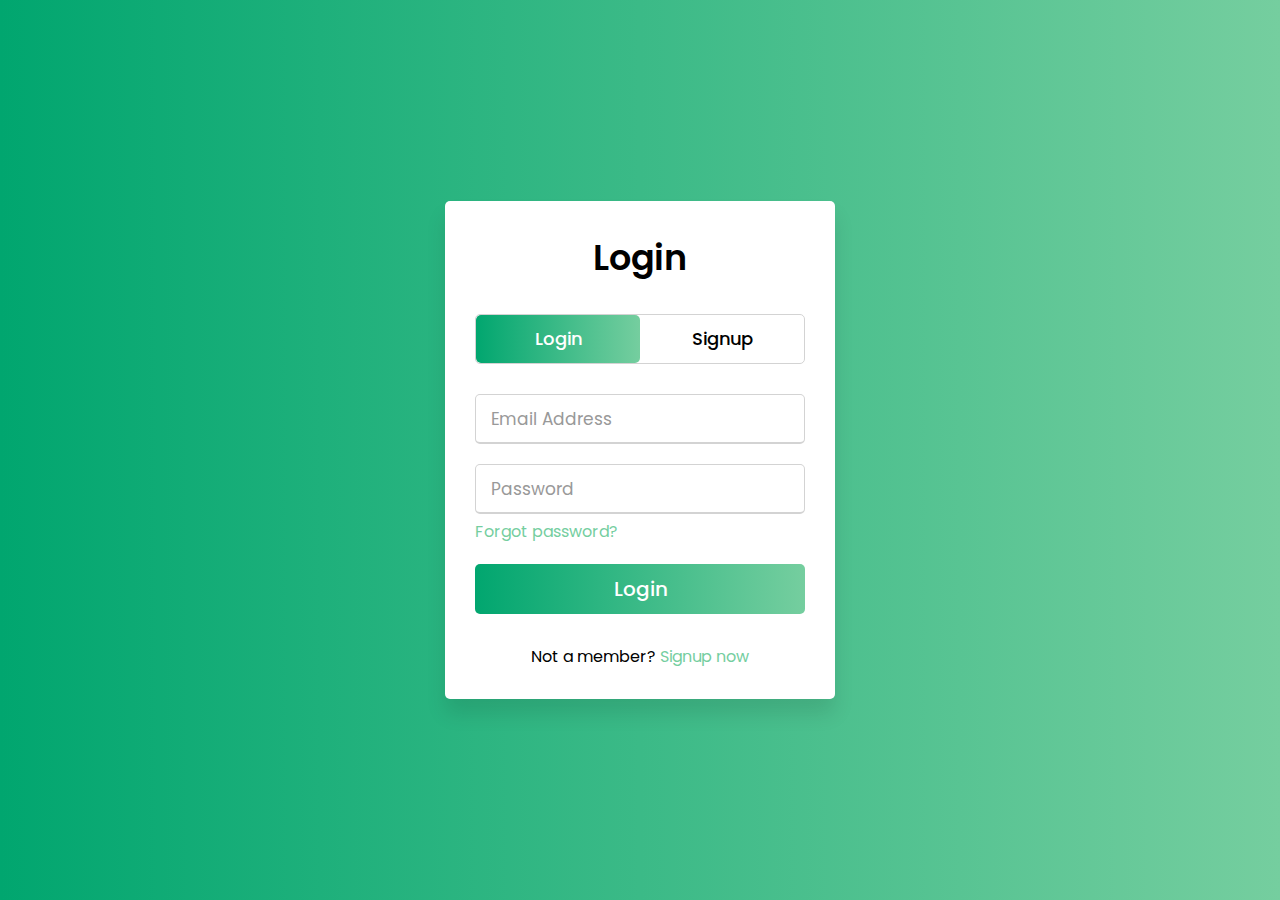
<file: index.html>
<!DOCTYPE html>

<html lang="en" dir="ltr">
<head>
   <meta charset="utf-8">
   <title>Login and Registration | UniCart</title>
   <link rel="stylesheet" href="css/style2.css">
   <meta name="viewport" content="width=device-width, initial-scale=1.0">
</head>
<body>
   <div class="wrapper">
      <div class="title-text">
         <div class="title login">
            Login
         </div>
         <div class="title signup">
            Signup
         </div>
      </div>
      <div class="form-container">
         <div class="slide-controls">
            <input type="radio" name="slide" id="login" checked>
            <input type="radio" name="slide" id="signup">
            <label for="login" class="slide login">Login</label>
            <label for="signup" class="slide signup">Signup</label>
            <div class="slider-tab"></div>
         </div>
         <div class="form-inner">
            <form action="login.php" method="POST" class ="login">
               <div class="field">
                  <input type="email" id ="email" placeholder="Email Address" name ="email" required>
               </div>
               <div class="field">
                  <input type="password" id ="password" placeholder="Password" name ="password" required>
               </div>
               <div class="pass-link">
                  <a href="#">Forgot password?</a>
               </div>
               <div class="field btn">
                  <div class="btn-layer"></div>
                  <input type="submit" value="Login">
               </div>
               <div class="signup-link">
                  Not a member? <a href="">Signup now</a>
               </div>
            </form>
            <form action="process.php" method="POST" class="signup">
               <div class="field">
                  <input type="email" placeholder="Email Address" name="email" required>
               </div>
               <div class="field">
                  <input type="password" placeholder="Password" name="password" required>
               </div>
               <div class="field">
                  <input type="password" placeholder="Confirm password" name="confirm_password" required>
               </div>
               <div class="field btn">
                  <div class="btn-layer"></div>
                  <input type="submit" value="Signup">
               </div>
            </form>
         </div>
      </div>
   </div>
   <script>
      const loginText = document.querySelector(".title-text .login");
      const loginForm = document.querySelector("form.login");
      const loginBtn = document.querySelector("label.login");
      const signupBtn = document.querySelector("label.signup");
      const signupLink = document.querySelector("form .signup-link a");
      signupBtn.onclick = (()=>{
         loginForm.style.marginLeft = "-50%";
         loginText.style.marginLeft = "-50%";
      });
      loginBtn.onclick = (()=>{
         loginForm.style.marginLeft = "0%";
         loginText.style.marginLeft = "0%";
      });
      signupLink.onclick = (()=>{
         signupBtn.click();
         return false;
      });
   </script>
   <script type="text/javascript">
      $(function(){
         $('#signup').click(function(e){
            var valid = this.form.checkValidity();
            if(valid){
               var email 		= $('#email').val();
               var password 	= $('#password').val();
               e.preventDefault();	
               $.ajax({
                  type: 'POST',
                  url: 'process.php',
                  data: {email: email, password: password},
                  success: function(data){
                     Swal.fire({
                        'title': 'Successful',
                        'text': data,
                        'type': 'success'
                     })	
                  },
                  error: function(data){
                     Swal.fire({
                        'title': 'Errors',
                        'text': 'There were errors while saving the data.',
                        'type': 'error'
                     })
                  }
               });
            }
            else{	
            }
         });		
      });
   </script>
</body>
</html>
</file>
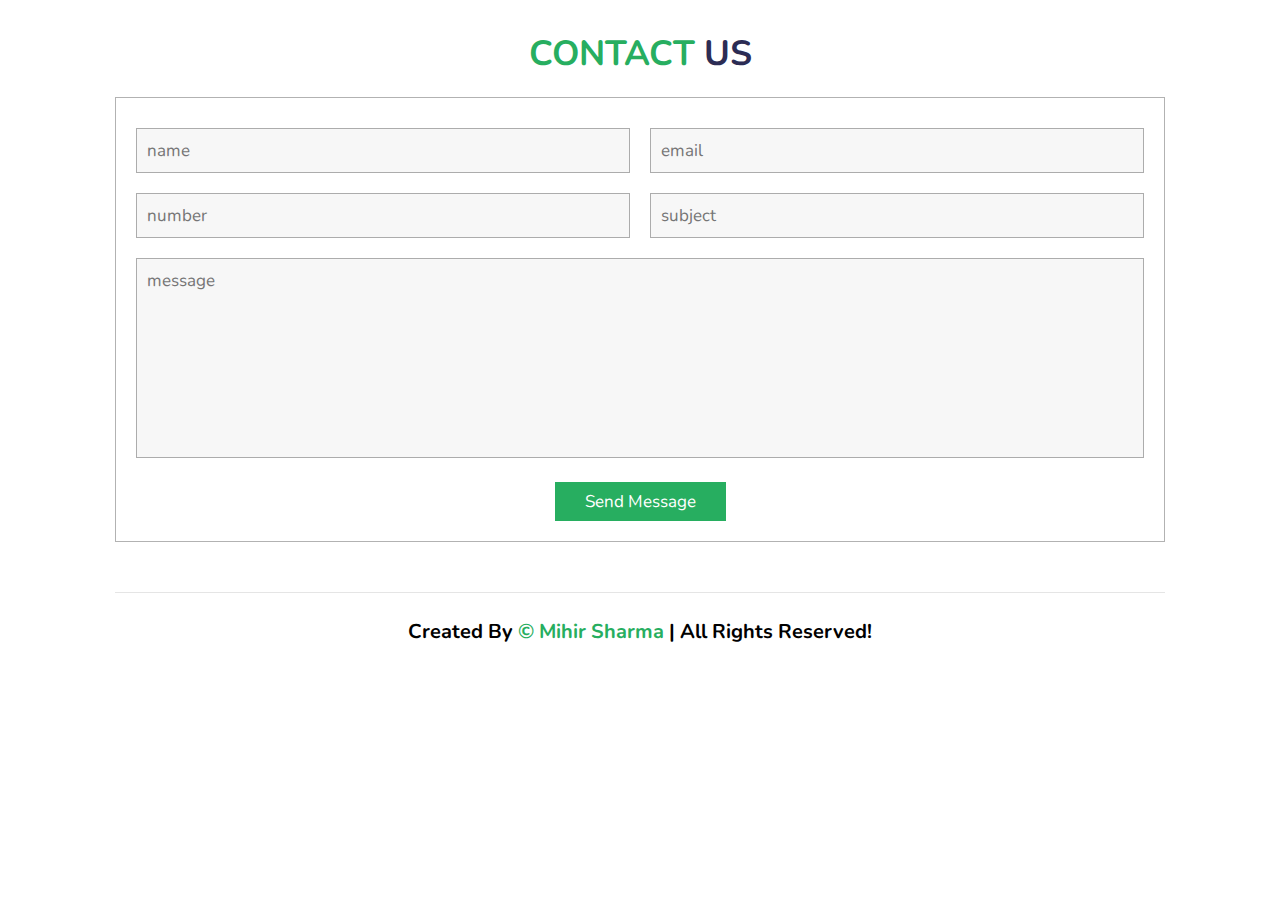
<file: contact.html>
<!DOCTYPE html>
<html lang="en">
<head>
    <meta charset="UTF-8">
    <meta name="viewport" content="width=device-width, initial-scale=1.0">
    <title>UniCart</title>
    <link rel="icon" type="image/x-icon" href="images/favicon.svg">
    
    <!-- font awesome cdn link  -->
    <link rel="stylesheet" href="https://cdnjs.cloudflare.com/ajax/libs/font-awesome/5.15.3/css/all.min.css">
    
    <!-- custom css file link  -->
    <link rel="stylesheet" href="css/style.css">
    
</head>

<body>
    
    <!-- contact section starts  -->        
    <section class="contact" id="contact">
        <h1 class="heading"> <span>contact</span> us </h1>
        <form class="form" action="contactform.php" method="POST">
            <div class="inputBox">
                <input name="name" id="name" type="text" placeholder="name">
                <input name="email" id="email" type="email" placeholder="email">
            </div>
            <div class="inputBox">
                <input name="phone" id="phone" type="number" placeholder="number">
                <input name="subject" id="subject" type="text" placeholder="subject">
            </div>
            <textarea name="message" id="message" placeholder="message" id="" cols="30" rows="10"></textarea>
            <input type="submit" value="send message" class="btn">
        </form>
    </section>
    <!-- contact section ends -->
    <section class="footer">
        <h1 class="credit"> created by <span>© Mihir Sharma</span> | all rights reserved! </h1>
    </section>
</body>
</html>
</file>
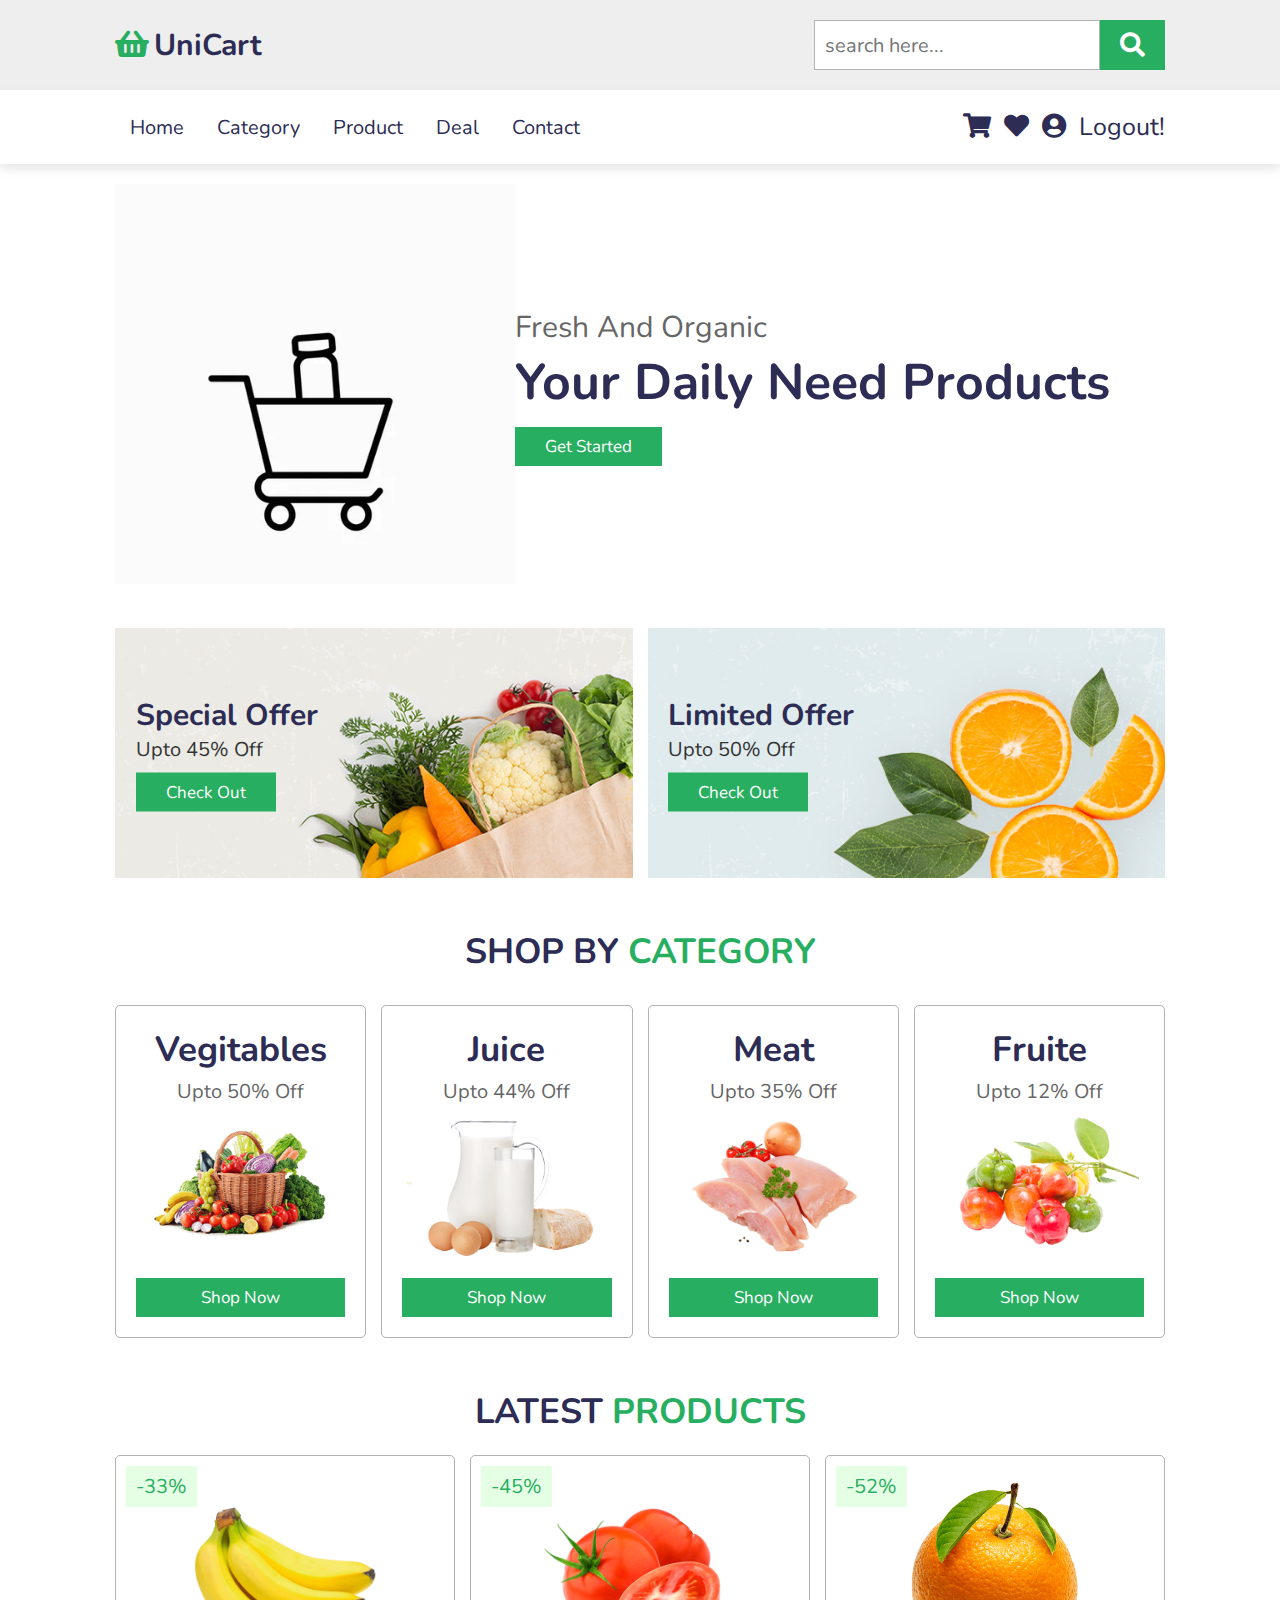
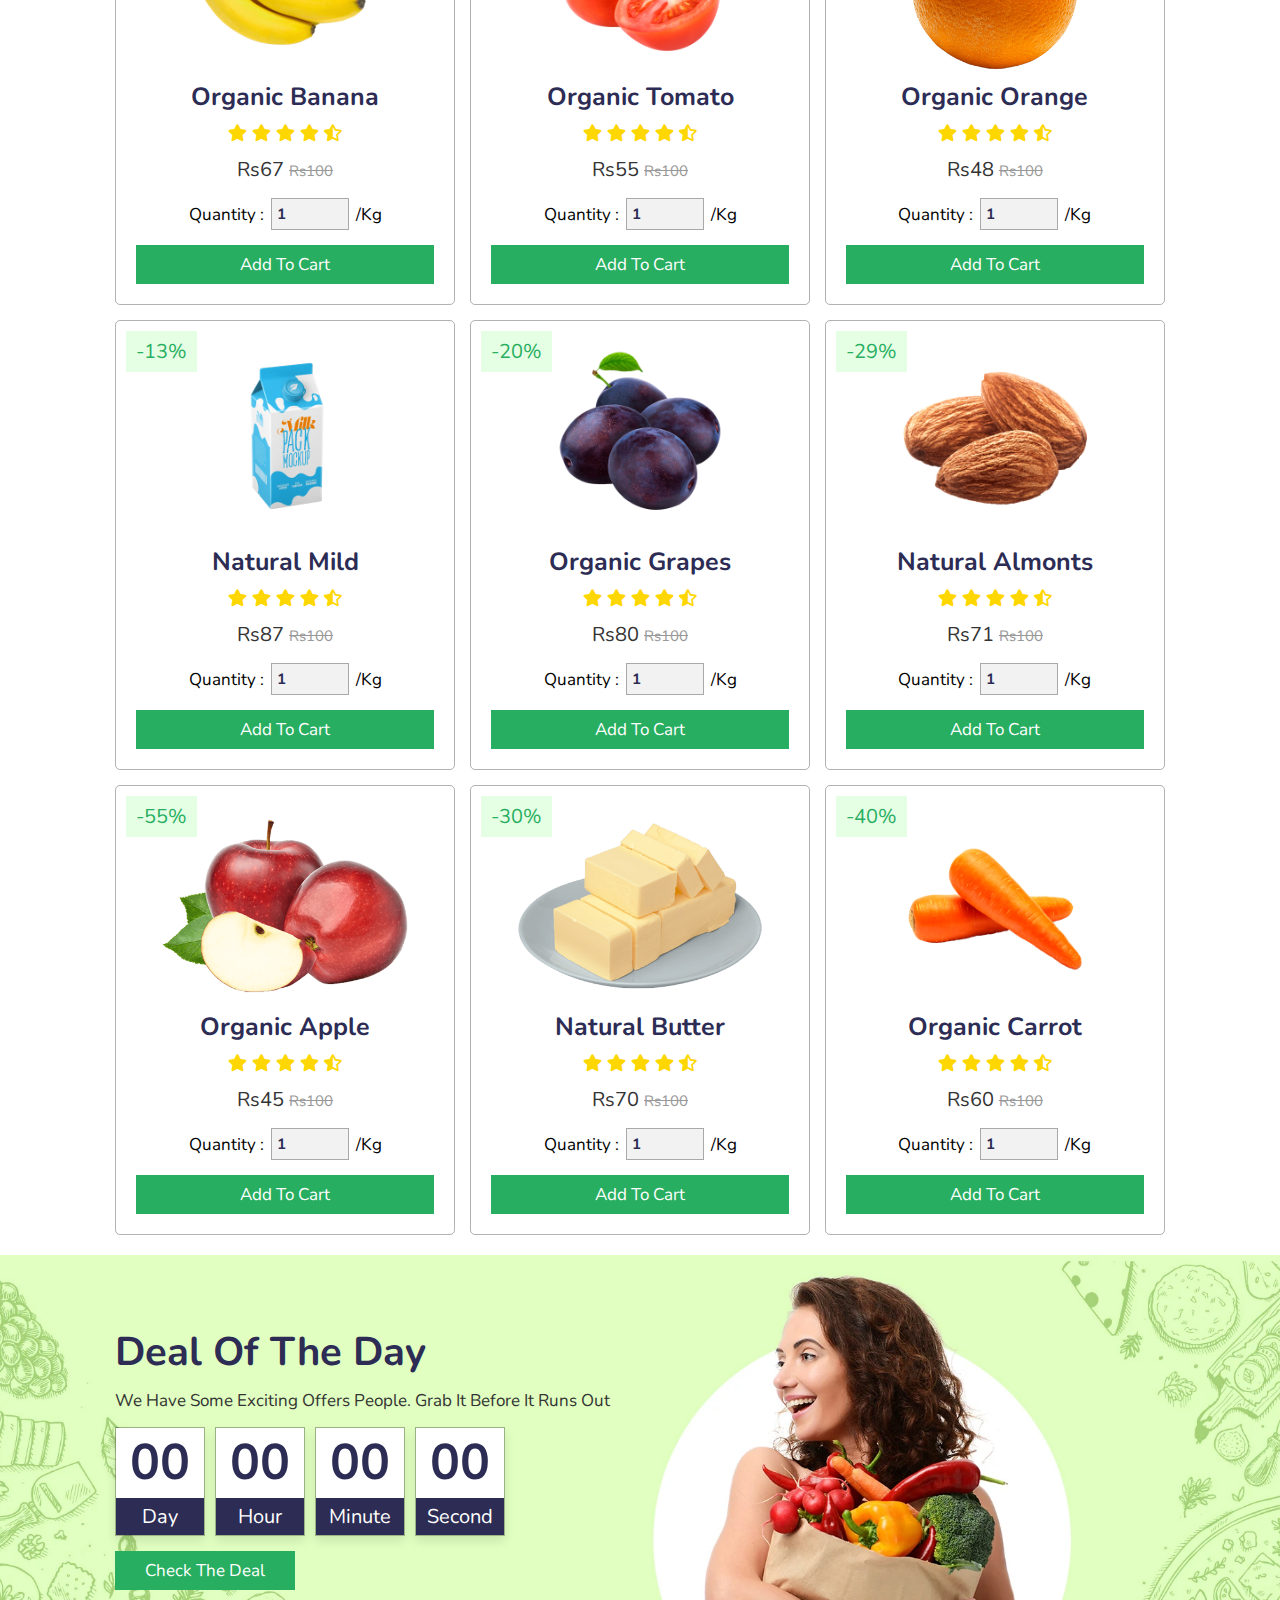
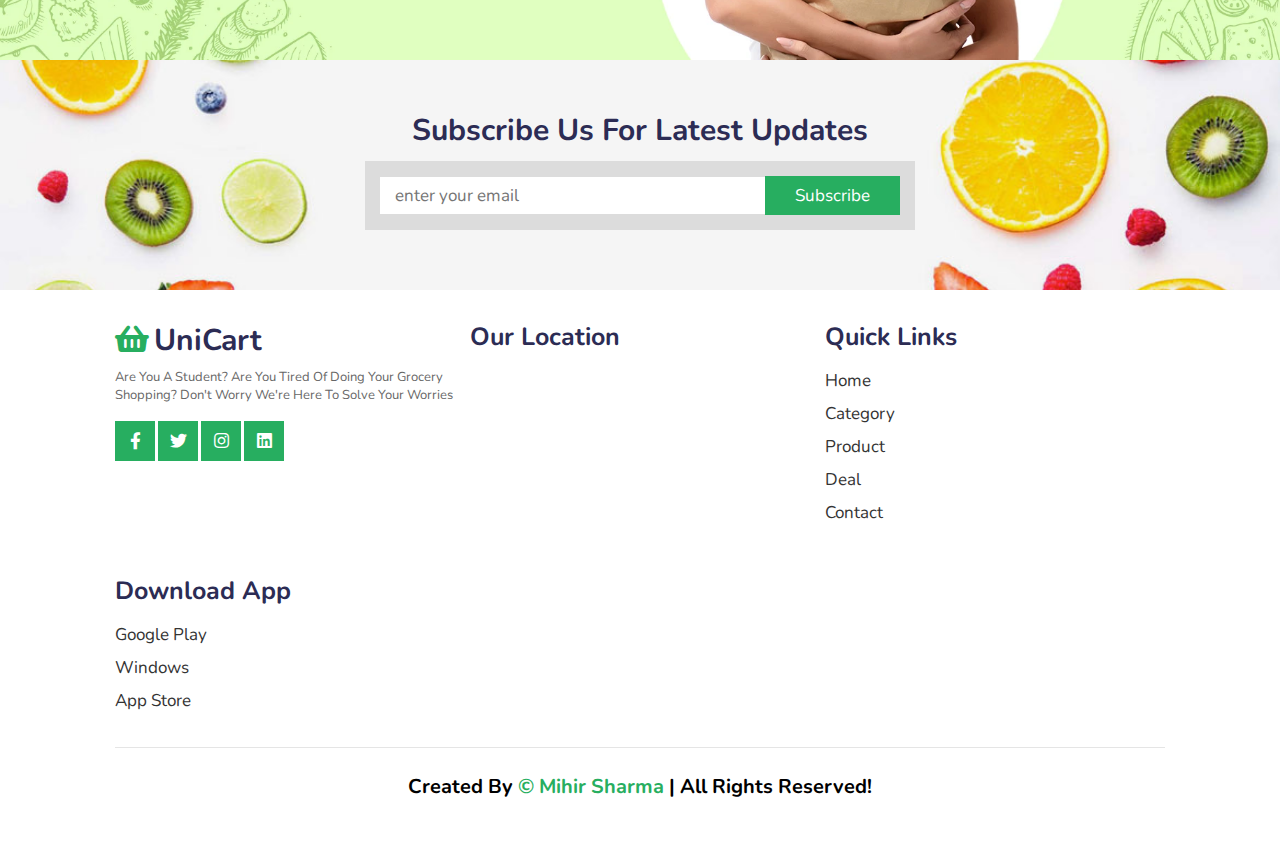
<file: home.html>
<!DOCTYPE html>
<html lang="en">
<head>
    <meta charset="UTF-8">
    <meta name="viewport" content="width=device-width, initial-scale=1.0">
    <title>UniCart</title>
    <link rel="icon" type="image/x-icon" href="images/favicon.svg">
    
    <!-- font awesome cdn link  -->
    <link rel="stylesheet" href="https://cdnjs.cloudflare.com/ajax/libs/font-awesome/5.15.3/css/all.min.css">
    
    <!-- custom css file link  -->
    <link rel="stylesheet" href="css/style.css">
    
</head>
<body>
    
    <!-- header section starts  -->
    
    <header>
        <div class="header-1">
            <a href="#" class="logo"><i class="fas fa-shopping-basket"></i>UniCart</a>
            <form action="" class="search-box-container">
                <input type="search" id="search-box" placeholder="search here...">
                <label for="search-box" class="fas fa-search"></label>
            </form>
        </div>
        <div class="header-2">
            <div id="menu-bar" class="fas fa-bars"></div>
            <nav class="navbar">
                <a href="#home">home</a>
                <a href="#category">category</a>
                <a href="#product">product</a>
                <a href="#deal">deal</a>
                <a href="contact.html">contact</a>
            </nav>
            
            <div class="icons">
                <a href="#" class="fas fa-shopping-cart"></a>
                <a href="#" class="fas fa-heart"></a>
                <a class="fas fa-user-circle"></a>
                <a href="index.html">Logout!</a>
            </div>
        </div>
    </header>
    
    <!-- header section ends -->
    
    <!-- home section starts  -->
    
    <section class="home" id="home">
        <div class="gif">
            <img width="400" height="400" src="images/giphy.webp" alt="">
        </div>
        <div class="content">
            <span>fresh and organic</span>
            <h3>your daily need products</h3>
            <a href="#" class="btn">get started</a>
        </div>
    </section>
    
    <!-- home section ends -->
    
    <!-- banner section starts  -->
    
    <section class="banner-container">
        <div class="banner">
            <img src="images/banner-1.jpg" alt="">
            <div class="content">
                <h3>special offer</h3>
                <p>upto 45% off</p>
                <a href="#" class="btn">check out</a>
            </div>
        </div>
        
        <div class="banner">
            <img src="images/banner-2.jpg" alt="">
            <div class="content">
                <h3>limited offer</h3>
                <p>upto 50% off</p>
                <a href="#" class="btn">check out</a>
            </div>
        </div>
    </section>
    
    <!-- banner section ends -->
    
    <!-- category section starts  -->
    
    <section class="category" id="category">
        <h1 class="heading">shop by <span>category</span></h1>
        <div class="box-container">
            <div class="box">
                <h3>vegitables</h3>
                <p>upto 50% off</p>
                <img src="images/category-1.png" alt="">
                <a href="#" class="btn">shop now</a>
            </div>
            <div class="box">
                <h3>juice</h3>
                <p>upto 44% off</p>
                <img src="images/category-2.png" alt="">
                <a href="#" class="btn">shop now</a>
            </div>
            <div class="box">
                <h3>meat</h3>
                <p>upto 35% off</p>
                <img src="images/category-3.png" alt="">
                <a href="#" class="btn">shop now</a>
            </div>
            <div class="box">
                <h3>fruite</h3>
                <p>upto 12% off</p>
                <img src="images/category-4.png" alt="">
                <a href="#" class="btn">shop now</a>
            </div>
        </div>
    </section>
    
    <!-- category section ends -->
    
    <!-- product section starts  -->
    
    <section class="product" id="product">
        <h1 class="heading">latest <span>products</span></h1>
        <div class="box-container">
            <div class="box">
                <span class="discount">-33%</span>
                <div class="icons">
                    <a href="#" class="fas fa-heart"></a>
                    <a href="#" class="fas fa-share"></a>
                    <a href="#" class="fas fa-eye"></a>
                </div>
                <img src="images/product-1.png" alt="">
                <h3>organic banana</h3>
                <div class="stars">
                    <i class="fas fa-star"></i>
                    <i class="fas fa-star"></i>
                    <i class="fas fa-star"></i>
                    <i class="fas fa-star"></i>
                    <i class="fas fa-star-half-alt"></i>
                </div>
                <div class="price"> Rs67 <span> Rs100 </span> </div>
                <div class="quantity">
                    <span>quantity : </span>
                    <input type="number" min="1" max="1000" value="1">
                    <span> /kg </span>
                </div>
                <a href="#" class="btn">add to cart</a>
            </div>
            
            <div class="box">
                <span class="discount">-45%</span>
                <div class="icons">
                    <a href="#" class="fas fa-heart"></a>
                    <a href="#" class="fas fa-share"></a>
                    <a href="#" class="fas fa-eye"></a>
                </div>
                <img src="images/product-2.png" alt="">
                <h3>organic tomato</h3>
                <div class="stars">
                    <i class="fas fa-star"></i>
                    <i class="fas fa-star"></i>
                    <i class="fas fa-star"></i>
                    <i class="fas fa-star"></i>
                    <i class="fas fa-star-half-alt"></i>
                </div>
                <div class="price"> Rs55 <span> Rs100 </span> </div>
                <div class="quantity">
                    <span>quantity : </span>
                    <input type="number" min="1" max="1000" value="1">
                    <span> /kg </span>
                </div>
                <a href="#" class="btn">add to cart</a>
            </div>
            
            <div class="box">
                <span class="discount">-52%</span>
                <div class="icons">
                    <a href="#" class="fas fa-heart"></a>
                    <a href="#" class="fas fa-share"></a>
                    <a href="#" class="fas fa-eye"></a>
                </div>
                <img src="images/product-3.png" alt="">
                <h3>organic orange</h3>
                <div class="stars">
                    <i class="fas fa-star"></i>
                    <i class="fas fa-star"></i>
                    <i class="fas fa-star"></i>
                    <i class="fas fa-star"></i>
                    <i class="fas fa-star-half-alt"></i>
                </div>
                <div class="price"> Rs48 <span> Rs100 </span> </div>
                <div class="quantity">
                    <span>quantity : </span>
                    <input type="number" min="1" max="1000" value="1">
                    <span> /kg </span>
                </div>
                <a href="#" class="btn">add to cart</a>
            </div>
            
            <div class="box">
                <span class="discount">-13%</span>
                <div class="icons">
                    <a href="#" class="fas fa-heart"></a>
                    <a href="#" class="fas fa-share"></a>
                    <a href="#" class="fas fa-eye"></a>
                </div>
                <img src="images/product-4.png" alt="">
                <h3>natural mild</h3>
                <div class="stars">
                    <i class="fas fa-star"></i>
                    <i class="fas fa-star"></i>
                    <i class="fas fa-star"></i>
                    <i class="fas fa-star"></i>
                    <i class="fas fa-star-half-alt"></i>
                </div>
                <div class="price"> Rs87 <span> Rs100 </span> </div>
                <div class="quantity">
                    <span>quantity : </span>
                    <input type="number" min="1" max="1000" value="1">
                    <span> /kg </span>
                </div>
                <a href="#" class="btn">add to cart</a>
            </div>
            
            <div class="box">
                <span class="discount">-20%</span>
                <div class="icons">
                    <a href="#" class="fas fa-heart"></a>
                    <a href="#" class="fas fa-share"></a>
                    <a href="#" class="fas fa-eye"></a>
                </div>
                <img src="images/product-5.png" alt="">
                <h3>organic grapes</h3>
                <div class="stars">
                    <i class="fas fa-star"></i>
                    <i class="fas fa-star"></i>
                    <i class="fas fa-star"></i>
                    <i class="fas fa-star"></i>
                    <i class="fas fa-star-half-alt"></i>
                </div>
                <div class="price"> Rs80 <span> Rs100 </span> </div>
                <div class="quantity">
                    <span>quantity : </span>
                    <input type="number" min="1" max="1000" value="1">
                    <span> /kg </span>
                </div>
                <a href="#" class="btn">add to cart</a>
            </div>
            
            <div class="box">
                <span class="discount">-29%</span>
                <div class="icons">
                    <a href="#" class="fas fa-heart"></a>
                    <a href="#" class="fas fa-share"></a>
                    <a href="#" class="fas fa-eye"></a>
                </div>
                <img src="images/product-6.png" alt="">
                <h3>natural almonts</h3>
                <div class="stars">
                    <i class="fas fa-star"></i>
                    <i class="fas fa-star"></i>
                    <i class="fas fa-star"></i>
                    <i class="fas fa-star"></i>
                    <i class="fas fa-star-half-alt"></i>
                </div>
                <div class="price"> Rs71 <span> Rs100 </span> </div>
                <div class="quantity">
                    <span>quantity : </span>
                    <input type="number" min="1" max="1000" value="1">
                    <span> /kg </span>
                </div>
                <a href="#" class="btn">add to cart</a>
            </div>
            
            <div class="box">
                <span class="discount">-55%</span>
                <div class="icons">
                    <a href="#" class="fas fa-heart"></a>
                    <a href="#" class="fas fa-share"></a>
                    <a href="#" class="fas fa-eye"></a>
                </div>
                <img src="images/product-7.png" alt="">
                <h3>organic apple</h3>
                <div class="stars">
                    <i class="fas fa-star"></i>
                    <i class="fas fa-star"></i>
                    <i class="fas fa-star"></i>
                    <i class="fas fa-star"></i>
                    <i class="fas fa-star-half-alt"></i>
                </div>
                <div class="price"> Rs45 <span> Rs100 </span> </div>
                <div class="quantity">
                    <span>quantity : </span>
                    <input type="number" min="1" max="1000" value="1">
                    <span> /kg </span>
                </div>
                <a href="#" class="btn">add to cart</a>
            </div>
            
            <div class="box">
                <span class="discount">-30%</span>
                <div class="icons">
                    <a href="#" class="fas fa-heart"></a>
                    <a href="#" class="fas fa-share"></a>
                    <a href="#" class="fas fa-eye"></a>
                </div>
                <img src="images/product-8.png" alt="">
                <h3>natural butter</h3>
                <div class="stars">
                    <i class="fas fa-star"></i>
                    <i class="fas fa-star"></i>
                    <i class="fas fa-star"></i>
                    <i class="fas fa-star"></i>
                    <i class="fas fa-star-half-alt"></i>
                </div>
                <div class="price"> Rs70 <span> Rs100 </span> </div>
                <div class="quantity">
                    <span>quantity : </span>
                    <input type="number" min="1" max="1000" value="1">
                    <span> /kg </span>
                </div>
                <a href="#" class="btn">add to cart</a>
            </div>
            
            <div class="box">
                <span class="discount">-40%</span>
                <div class="icons">
                    <a href="#" class="fas fa-heart"></a>
                    <a href="#" class="fas fa-share"></a>
                    <a href="#" class="fas fa-eye"></a>
                </div>
                <img src="images/product-9.png" alt="">
                <h3>organic carrot</h3>
                <div class="stars">
                    <i class="fas fa-star"></i>
                    <i class="fas fa-star"></i>
                    <i class="fas fa-star"></i>
                    <i class="fas fa-star"></i>
                    <i class="fas fa-star-half-alt"></i>
                </div>
                <div class="price"> Rs60 <span> Rs100 </span> </div>
                <div class="quantity">
                    <span>quantity : </span>
                    <input type="number" min="1" max="1000" value="1">
                    <span> /kg </span>
                </div>
                <a href="#" class="btn">add to cart</a>
            </div>
        </div>
    </section>
    
    <!-- product section ends -->
    
    <!-- deal section starts  -->
    
    <section class="deal" id="deal">
        <div class="content">
            <h3 class="title">deal of the day</h3>
            <p>We have some exciting offers people. Grab it before it runs out</p>
            <div class="count-down">
                <div class="box">
                    <h3 id="day">00</h3>
                    <span>day</span>
                </div>
                <div class="box">
                    <h3 id="hour">00</h3>
                    <span>hour</span>
                </div>
                <div class="box">
                    <h3 id="minute">00</h3>
                    <span>minute</span>
                </div>
                <div class="box">
                    <h3 id="second">00</h3>
                    <span>second</span>
                </div>
            </div>
            <a href="#" class="btn">check the deal</a>
        </div>
    </section>
    
    <!-- deal section ends -->
    
    <!-- newsletter section starts  -->
    
    <section class="newsletter">
        
        <h3>subscribe us for latest updates</h3>
        
        <form action="">
            <input class="box" type="email" placeholder="enter your email">
            <input type="submit" value="subscribe" class="btn">
        </form>
        
    </section>
    
    <!-- newsletter section ends -->
    
    <!-- footer section starts  -->
    
    <section class="footer">
        
        <div class="box-container">
            
            <div class="box">
                <a href="#" class="logo"><i class="fas fa-shopping-basket"></i>UniCart</a>
                <p>Are you a student? Are you tired of doing your grocery shopping? Don't Worry we're here to solve your worries</p>
                <div class="share">
                    <a href="https://facebook.com" class="btn fab fa-facebook-f"></a>
                    <a href="https://twitter.com" class="btn fab fa-twitter"></a>
                    <a href="https://instagram.com" class="btn fab fa-instagram"></a>
                    <a href="https://linkedin.com" class="btn fab fa-linkedin"></a>
                </div>
            </div>
            
            <div class="box">
                <h3>our location</h3>
                <div class="links">
                    <iframe src="https://www.google.com/maps/embed?pb=!1m18!1m12!1m3!1d3890.3691765737767!2d80.03710011430272!3d12.81940409095585!2m3!1f0!2f0!3f0!3m2!1i1024!2i768!4f13.1!3m3!1m2!1s0x3a52f76c4db87a47%3A0x341fa471f8027d68!2sSRM%20University%2C%20Kattankulathur%2C%20Tamil%20Nadu%20603203!5e0!3m2!1sen!2sin!4v1668682148175!5m2!1sen!2sin" width="300" height="160" style="border:0;" allowfullscreen="" loading="lazy" referrerpolicy="no-referrer-when-downgrade"></iframe>
                </div>
            </div>
            
            <div class="box">
                <h3>quick links</h3>
                <div class="links">
                    <a href="#">home</a>
                    <a href="#">category</a>
                    <a href="#">product</a>
                    <a href="#">deal</a>
                    <a href="#">contact</a>
                </div>
            </div>
            
            <div class="box">
                <h3>download app</h3>
                <div class="links">
                    <a href="#">google play</a>
                    <a href="#">windows</a>
                    <a href="#">app store</a>
                </div>
            </div>
            
        </div>
        
        <h1 class="credit"> created by <span>© Mihir Sharma</span> | all rights reserved! </h1>
        
    </section>
    <!-- footer section ends -->
    
    <!-- custom js file link  -->
    <script src="js/script.js"></script>
    
</body>
</html>
</file>
<file: css/style2.css>
@import url('https://fonts.googleapis.com/css?family=Poppins:400,500,600,700&display=swap');
*{
  margin: 0;
  padding: 0;
  box-sizing: border-box;
  font-family: 'Poppins', sans-serif;
}
html,body{
  display: grid;
  height: 100%;
  width: 100%;
  place-items: center;
  background: -webkit-linear-gradient(left, #01A66F, #75CE9F);
}
::selection{
  background: #75CE9F;
  color: #fff;
}
.wrapper{
  overflow: hidden;
  max-width: 390px;
  background: #fff;
  padding: 30px;
  border-radius: 5px;
  box-shadow: 0px 15px 20px rgba(0,0,0,0.1);
}
.wrapper .title-text{
  display: flex;
  width: 200%;
}
.wrapper .title{
  width: 50%;
  font-size: 35px;
  font-weight: 600;
  text-align: center;
  transition: all 0.6s cubic-bezier(0.68,-0.55,0.265,1.55);
}
.wrapper .slide-controls{
  position: relative;
  display: flex;
  height: 50px;
  width: 100%;
  overflow: hidden;
  margin: 30px 0 10px 0;
  justify-content: space-between;
  border: 1px solid lightgrey;
  border-radius: 5px;
}
.slide-controls .slide{
  height: 100%;
  width: 100%;
  color: #fff;
  font-size: 18px;
  font-weight: 500;
  text-align: center;
  line-height: 48px;
  cursor: pointer;
  z-index: 1;
  transition: all 0.6s ease;
}
.slide-controls label.signup{
  color: #000;
}
.slide-controls .slider-tab{
  position: absolute;
  height: 100%;
  width: 50%;
  left: 0;
  z-index: 0;
  border-radius: 5px;
  background: -webkit-linear-gradient(left, #01A66F, #75CE9F);
  transition: all 0.6s cubic-bezier(0.68,-0.55,0.265,1.55);
}
input[type="radio"]{
  display: none;
}
#signup:checked ~ .slider-tab{
  left: 50%;
}
#signup:checked ~ label.signup{
  color: #fff;
  cursor: default;
  user-select: none;
}
#signup:checked ~ label.login{
  color: #000;
}
#login:checked ~ label.signup{
  color: #000;
}
#login:checked ~ label.login{
  cursor: default;
  user-select: none;
}
.wrapper .form-container{
  width: 100%;
  overflow: hidden;
}
.form-container .form-inner{
  display: flex;
  width: 200%;
}
.form-container .form-inner form{
  width: 50%;
  transition: all 0.6s cubic-bezier(0.68,-0.55,0.265,1.55);
}
.form-inner form .field{
  height: 50px;
  width: 100%;
  margin-top: 20px;
}
.form-inner form .field input{
  height: 100%;
  width: 100%;
  outline: none;
  padding-left: 15px;
  border-radius: 5px;
  border: 1px solid lightgrey;
  border-bottom-width: 2px;
  font-size: 17px;
  transition: all 0.3s ease;
}
.form-inner form .field input:focus{
  border-color: #75CE9F;
  /* box-shadow: inset 0 0 3px #75CE9F; */
}
.form-inner form .field input::placeholder{
  color: #999;
  transition: all 0.3s ease;
}
form .field input:focus::placeholder{
  color: #b3b3b3;
}
.form-inner form .pass-link{
  margin-top: 5px;
}
.form-inner form .signup-link{
  text-align: center;
  margin-top: 30px;
}
.form-inner form .pass-link a,
.form-inner form .signup-link a{
  color: #75CE9F;
  text-decoration: none;
}
.form-inner form .pass-link a:hover,
.form-inner form .signup-link a:hover{
  text-decoration: underline;
}
form .btn{
  height: 50px;
  width: 100%;
  border-radius: 5px;
  position: relative;
  overflow: hidden;
}
form .btn .btn-layer{
  height: 100%;
  width: 300%;
  position: absolute;
  left: -100%;
  background: -webkit-linear-gradient(right, #01A66F, #75CE9F, #01A66F, #75CE9F);
  border-radius: 5px;
  transition: all 0.4s ease;;
}
form .btn:hover .btn-layer{
  left: 0;
}
form .btn input[type="submit"]{
  height: 100%;
  width: 100%;
  z-index: 1;
  position: relative;
  background: none;
  border: none;
  color: #fff;
  padding-left: 0;
  border-radius: 5px;
  font-size: 20px;
  font-weight: 500;
  cursor: pointer;
}
</file>
<file: css/style.css>
@import url('https://fonts.googleapis.com/css2?family=Nunito:wght@200;300;400;600;700&display=swap');

:root{
  --green:#27ae60;
  --black:#2c2c54;
}

*{
  font-family: 'Nunito', sans-serif;
  margin:0; padding:0;
  box-sizing: border-box;
  outline: none; border:none;
  text-decoration: none;
  text-transform: capitalize;
  transition: all .2s linear;
}

*::selection{
  background:var(--green);
  color:#fff;
}

html{
  font-size: 62.5%;
  overflow-x: hidden;
  scroll-padding-top: 6.5rem;
  scroll-behavior: smooth;
}

section{
  padding:2rem 9%;
}

.btn{
  display: inline-block;
  margin-top: 1rem;
  background:var(--green);
  color:#fff;
  padding:.8rem 3rem;
  font-size: 1.7rem;
  text-align: center;
  cursor: pointer;
}

.btn:hover{
  background:var(--black);
}

.heading{
  text-align: center;
  color:var(--black);
  text-transform: uppercase;
  padding:1rem;
  font-size: 3.5rem;
  padding-bottom: 2rem;
}

.heading span{
  color:var(--green);
  text-transform: uppercase;
}

.header-1{
  background:#eee;
  display: flex;
  align-items: center;
  justify-content: space-between;
  padding:2rem 9%;
}

.logo{
  color:var(--black);
  font-weight: bolder;
  font-size: 3rem;
}

.logo i{
  padding-right: .5rem;
  color:var(--green);
}

.header-1 .search-box-container{
  display: flex;
  height:5rem;
}

.header-1 .search-box-container #search-box{
  height: 100%;
  width:100%;
  padding:1rem;
  font-size: 2rem;
  color:#333;
  border:.1rem solid rgba(0,0,0,.3);
  text-transform: none;
}

.header-1 .search-box-container label{
  height: 100%;
  width:8rem;
  font-size: 2.5rem;
  line-height: 5rem;
  color:#fff;
  background:var(--green);
  text-align: center;
  cursor: pointer;
}

.header-1 .search-box-container label:hover{
  background:var(--black);
}

.header-2{
  background:#fff;
  display: flex;
  align-items: center;
  justify-content: space-between;
  padding:2rem 9%;
  box-shadow: 0 .5rem 1rem rgba(0,0,0,.1);
  position: relative;
}

.header-2.active{
  position: fixed;
  top:0; left: 0; right:0;
  z-index: 10000;
}

.header-2 .navbar a{
  padding:.5rem 1.5rem;
  font-size: 2rem;
  border-radius: .5rem;
  color:var(--black);
}

.header-2 .navbar a:hover{
  background:var(--green);
  color:#fff;
}

.header-2 .icons a{
  font-size: 2.5rem;
  color:var(--black);
  padding-left: 1rem;
}

.header-2 .icons a:hover{
  color:var(--green);
}

#menu-bar{
  font-size: 3rem;
  border-radius: .5rem;
  border:.1rem solid var(--black);
  padding:.8rem 1.5rem;
  color:var(--black);
  cursor: pointer;
  display: none;
}

.home{
  display: flex;
  align-items: center;
  justify-content: center;
  flex-wrap: wrap;
}

.home .image{
  flex:1 1 40rem;
  padding-top: 5rem;
}

.home .image img{
  width:100%;
}

.home .content{
  flex:1 1 40rem;
}

.home .content span{
  font-size: 3rem;
  color:#666;
}

.home .content h3{
  font-size: 5rem;
  color:var(--black);
}

.banner-container{
  display: flex;
  flex-wrap: wrap;
  gap:1.5rem;
}

.banner-container .banner{
  flex:1 1 40rem;
  height: 25rem;
  overflow: hidden;
  position: relative;
}

.banner-container .banner img{
  height: 100%;
  width:100%;
  object-fit: cover;
}

.banner-container .banner .content{
  position: absolute;
  top:50%; left: 4%;
  transform: translateY(-50%);
}

.banner-container .banner .content h3{
  font-size: 3rem;
  color:var(--black);
}

.banner-container .banner .content p{
  font-size: 2rem;
  color:#333;
}

.banner-container .banner:hover img{
  transform:scale(1.2) rotate(-5deg);
}

.category .box-container{
  display: flex;
  gap: 1.5rem;
  flex-wrap: wrap;
  padding-top: 1rem;
}

.category .box-container .box{
  border:.1rem solid rgba(0,0,0,.3);
  border-radius: .5rem;
  text-align: center;
  padding:2rem;
  flex:1 1 25rem;
}

.category .box-container .box img{
  width: 20rem;
  margin:.5rem 0;
}

.category .box-container .box h3{
  font-size: 3.5rem;
  color:var(--black);
}

.category .box-container .box p{
  font-size: 2rem;
  color:#666;
  padding:.5rem 0;
}

.category .box-container .box .btn{
  display: block;
}

.product .box-container{
  display: flex;
  flex-wrap: wrap;
  gap:1.5rem;
}

.product .box-container .box{
  flex:1 1 30rem;
  text-align: center;
  padding:2rem;
  border:.1rem solid rgba(0,0,0,.3);
  border-radius: .5rem;
  overflow: hidden;
  position: relative;
}

.product .box-container .box img{
  height: 20rem;
}

.product .box-container .box .discount{
  position: absolute;
  top:1rem; left: 1rem;
  background:rgba(0,255,0,.1);
  color:var(--green);
  padding:.7rem 1rem;
  font-size: 2rem;
}

.product .box-container .box .icons{
  position: absolute;
  top:.5rem; right:-6rem;
}

.product .box-container .box:hover .icons{
  right:1rem;
}

.product .box-container .box .icons a{
  display: block;
  height:4.5rem;
  width:4.5rem;
  line-height: 4.5rem;
  font-size: 1.7rem;
  color:var(--black);
  background:rgba(0,0,0,.05);
  border-radius: 50%;
  margin-top: .7rem;
}

.product .box-container .box .icons a:hover{
  background:var(--green);
  color:#fff;
}

.product .box-container .box h3{
  color:var(--black);
  font-size: 2.5rem;
}

.product .box-container .box .stars i{
  padding:1rem .1rem;
  font-size: 1.7rem;
  color:gold;
}

.product .box-container .box .price{
  font-size: 2rem;
  color:#333;
  padding:.5rem 0;
}

.product .box-container .box .price span{
  font-size: 1.5rem;
  color:#999;
  text-decoration: line-through;
}

.product .box-container .box .quantity{
  display: flex;
  align-items: center;
  justify-content: center;
  padding-top: 1rem;
  padding-bottom: .5rem;
}

.product .box-container .box .quantity span{
  padding:0 .7rem;
  font-size: 1.7rem;
}

.product .box-container .box .quantity input{
  border:.1rem solid rgba(0,0,0,.3);
  font-size: 1.5rem;
  font-weight: bolder;
  color:var(--black);
  padding:.5rem;
  background:rgba(0,0,0,.05);
}

.product .box-container .box .btn{
  display: block;
}

.deal{
  background:url(../images/deal-bg.jpg) no-repeat;
  background-position: center;
  background-size: cover;
  padding-top: 7rem;
  padding-bottom: 7rem;
}

.deal .content{
  max-width: 50rem;
}

.deal .content .title{
  font-size: 4rem;
  color:var(--black);
}

.deal .content p{
  font-size: 1.7rem;
  padding:1rem 0;
  color:#333;
}

.deal .content .count-down{
  display: flex;
  gap:1rem;
  padding:.5rem 0;
}

.deal .content .count-down .box{
  width:9rem;
  text-align: center;
  box-shadow: 0 .5rem 1rem rgba(0,0,0,.1);
  border:.1rem solid rgba(0,0,0,.3);
}

.deal .content .count-down .box h3{
  color:var(--black);
  background:#fff;
  height: 7rem;
  line-height: 7rem;
  width:100%;
  font-size: 5rem;
}

.deal .content .count-down .box span{
  display: block;
  background:var(--black);
  color:#fff;
  width:100%;
  padding:.5rem;
  font-size: 2rem;
}

.contact form{
  text-align: center;
  padding:2rem;
  border:.1rem solid rgba(0,0,0,.3);
}

.contact form .inputBox{
  display: flex;
  justify-content: space-between;
  flex-wrap: wrap;
}

.contact form .inputBox input, .contact form textarea{
  padding:1rem;
  font-size: 1.7rem;
  background:#f7f7f7;
  text-transform: none;
  margin:1rem 0;
  border:.1rem solid rgba(0,0,0,.3);
  width: 49%;
}

.contact form textarea{
  height: 20rem;
  resize: none;
  width: 100%;
}

.newsletter{
  background:url(../images/newsletter-bg.jpg) no-repeat;
  background-size: cover;
  background-position: center;
  text-align: center;
  padding:5rem 2rem;
}

.newsletter h3{
  font-size: 3rem;
  color:var(--black);
}

.newsletter form{
  max-width: 55rem;
  display: flex;
  align-items: center;
  margin:1rem auto;
  padding:1.5rem;
  background:rgba(0,0,0,.1);
}

.newsletter form .box{
  width:100%;
  padding:.7rem 1.5rem;
  font-size: 1.7rem;
  color:#333;
  text-transform: none;
}

.newsletter form .btn{
  margin-top: 0;
}

.footer .box-container{
  display: flex;
  gap:1.5rem;
  flex-wrap: wrap;
}

.footer .box-container .box{
  padding:1rem 0;
  flex:1 1 25rem;
}

.footer .box-container .box .share a{
  padding:0;
  height:4rem;
  width:4rem;
  line-height: 4rem;
  text-align: center;
}

.footer .box-container .box h3{
  font-size: 2.5rem;
  color:var(--black);
}

.footer .box-container .box p{
  font-size: 1.3rem;
  color:#666;
  padding:.7rem 0;
}

.footer .box-container .box .links{
  padding:1rem 0;
}

.footer .box-container .box .links a{
  display: block;
  padding:.5rem 0;
  font-size: 1.7rem;
  color:#333;
}

.footer .box-container .box .links a:hover{
  text-decoration: underline;
  color:var(--green);
}

.footer .credit{
  padding:2.5rem 1rem;
  border-top: .1rem solid rgba(0,0,0,.1);
  margin-top: 1rem;
  text-align: center;
  font-size: 2rem;
}

.footer .credit span{
  color:var(--green);
}
















/* media queries  */

@media(max-width:1200px){

  html{
    font-size: 55%;
  }

}

@media(max-width:991px){

  .header-1,
  .header-2{
    padding:2rem;
  }

  section{
    padding:2rem;
  }

}

@media(max-width:768px){

  #menu-bar{
    display: initial;
  }

  .header-2 .navbar{
    position: absolute;
    top:100%; left: 0; right:0;
    background:var(--black);
    padding:1rem 2rem;
    display: none;
  }

  .header-2 .navbar.active{
    display: initial;
  }

  .header-2 .navbar a{
    font-size: 2.5rem;
    display: block;
    text-align: center;
    background:#fff;
    padding:1rem;
    margin:1.5rem 0;
  }

  .home .content{
    text-align: center;
  }

  .home .content h3{
    font-size: 4rem;
  }

  .deal{
    background-position: left;
  }

  .deal .content{
    max-width: 100%;
    text-align: center;
  }

  .deal .content .count-down{
    justify-content: center;
  }

  .contact form .inputBox input{
    width:100%;
  }

  .newsletter h3{
    font-size: 2.2rem;
  }

}

@media(max-width:450px){

  html{
    font-size: 50%;
  }

  .heading{
    font-size: 3rem;
  }

  .header-1{
    flex-flow: column;
  }

  .header-1 .search-box-container{
    width:100%;
    margin-top: 2rem;
  }

  .logo{
    font-size: 4rem;
  }

  .deal .content .count-down .box h3{
    font-size: 4rem;
  }

  .deal .content .count-down .box span{
    font-size: 1.5rem;
  }

}
</file>
